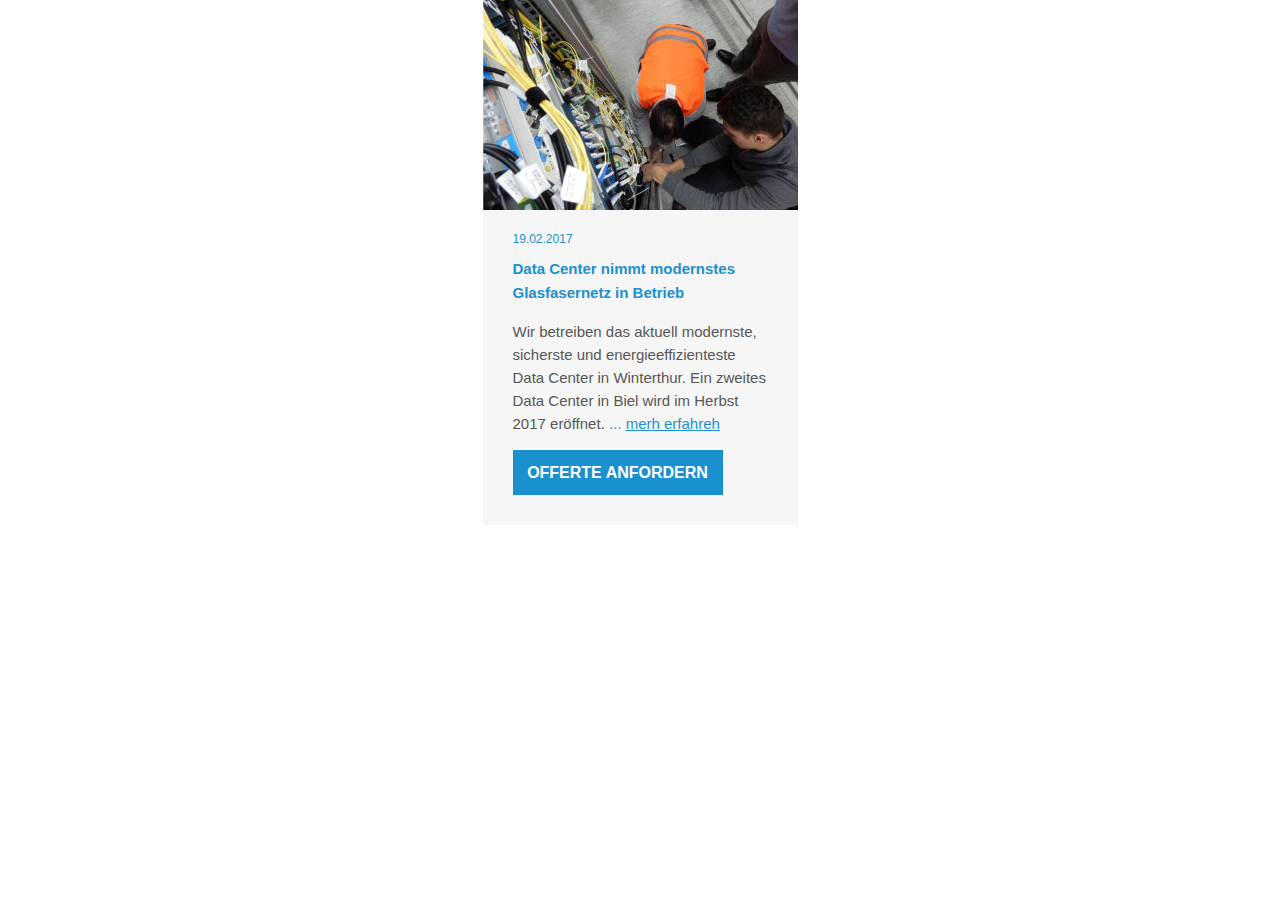
<file: Homework 1 Plisko/index.html>
<!DOCTYPE html>
<html>
<head>
	<meta charset="utf-8">
	<title>Homework 1</title>
	<link media="all" rel="stylesheet" href="css/main.css">
</head>
<body>
	<div class="block">
	<img src="img/image.jpg">	
	<div class="block2">
	<time datetime="<2017 02 19>">19.02.2017</time>
  <h1> 
   Data Center nimmt modernstes Glasfasernetz in Betrieb
  </h1>
   <p>Wir betreiben das aktuell modernste, sicherste und energieeffizienteste Data Center in Winterthur. Ein zweites Data Center in Biel wird im Herbst 2017 eröffnet. <span>...</span>  <a href="#" class="link">merh erfahreh</a></p>
   <a href="#" class="button">OFFERTE ANFORDERN</a>

        </div>
	</div>


</body>
</html>
</file>
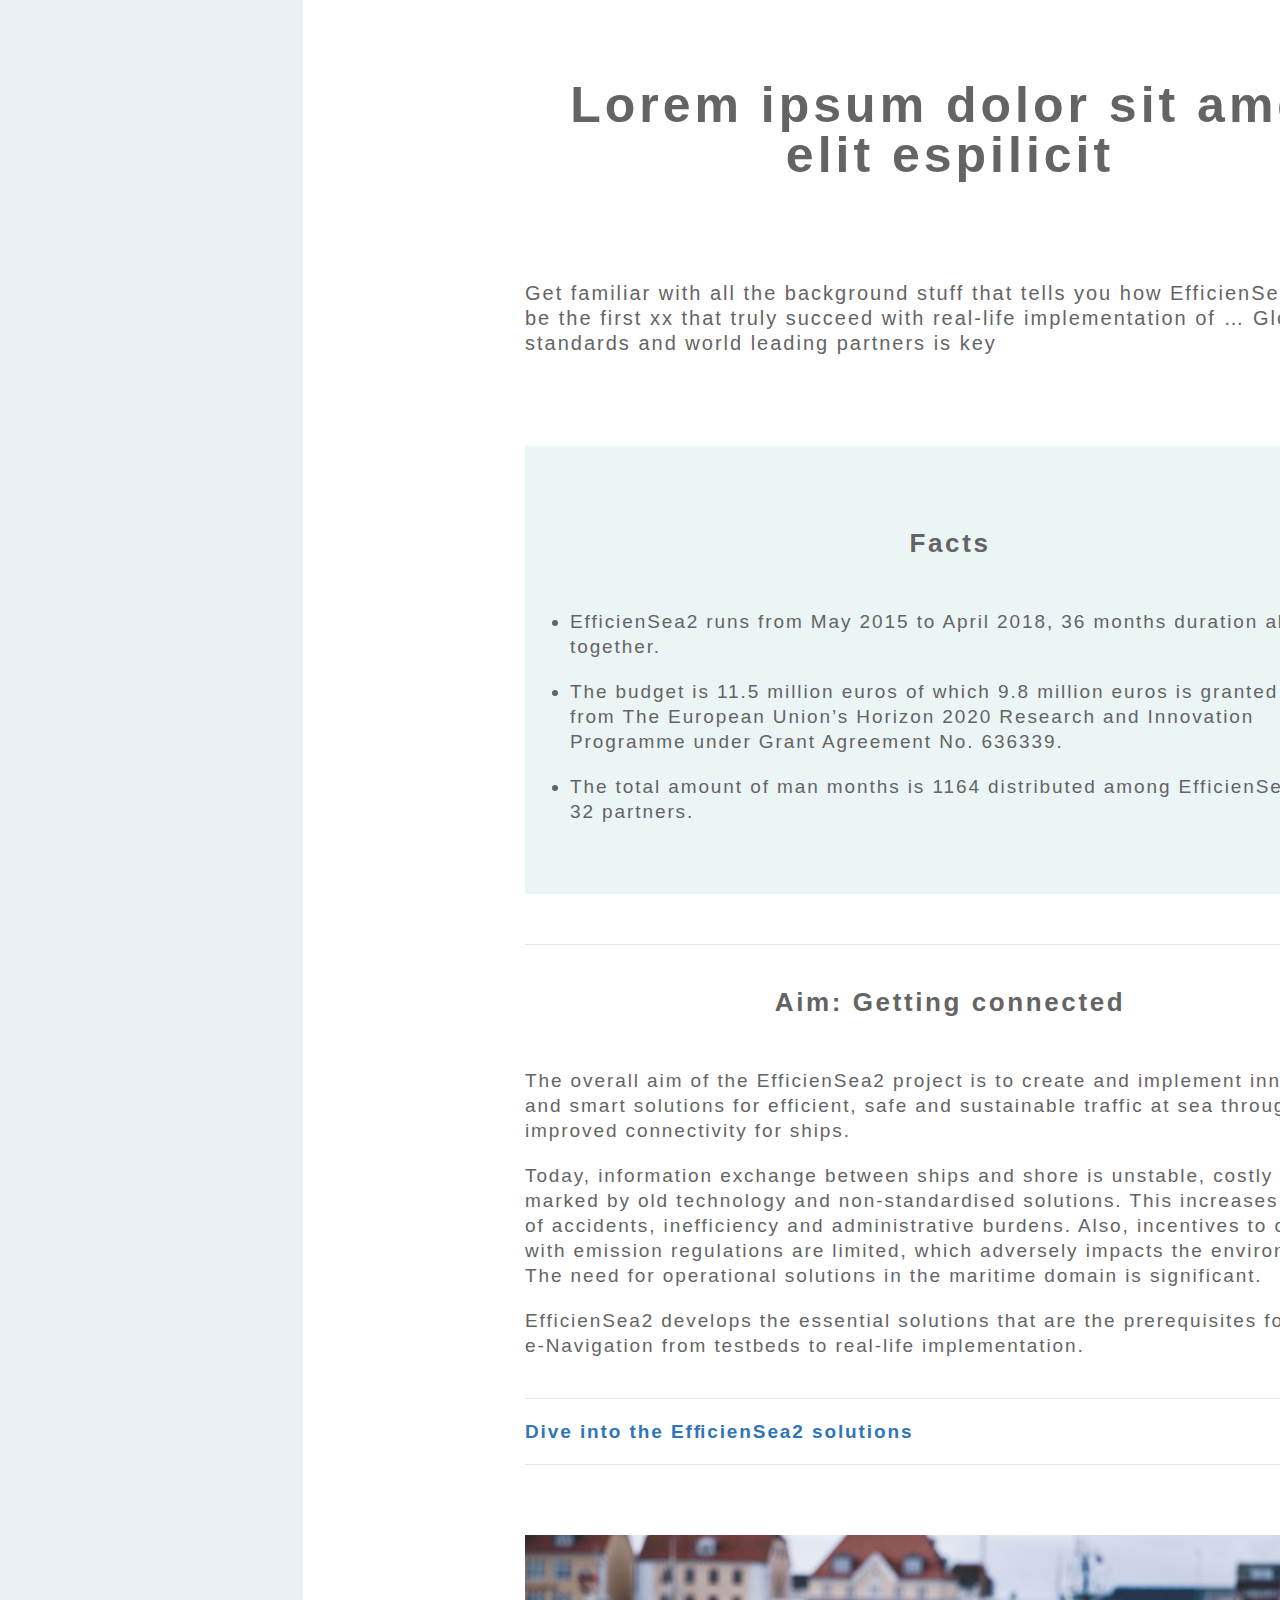
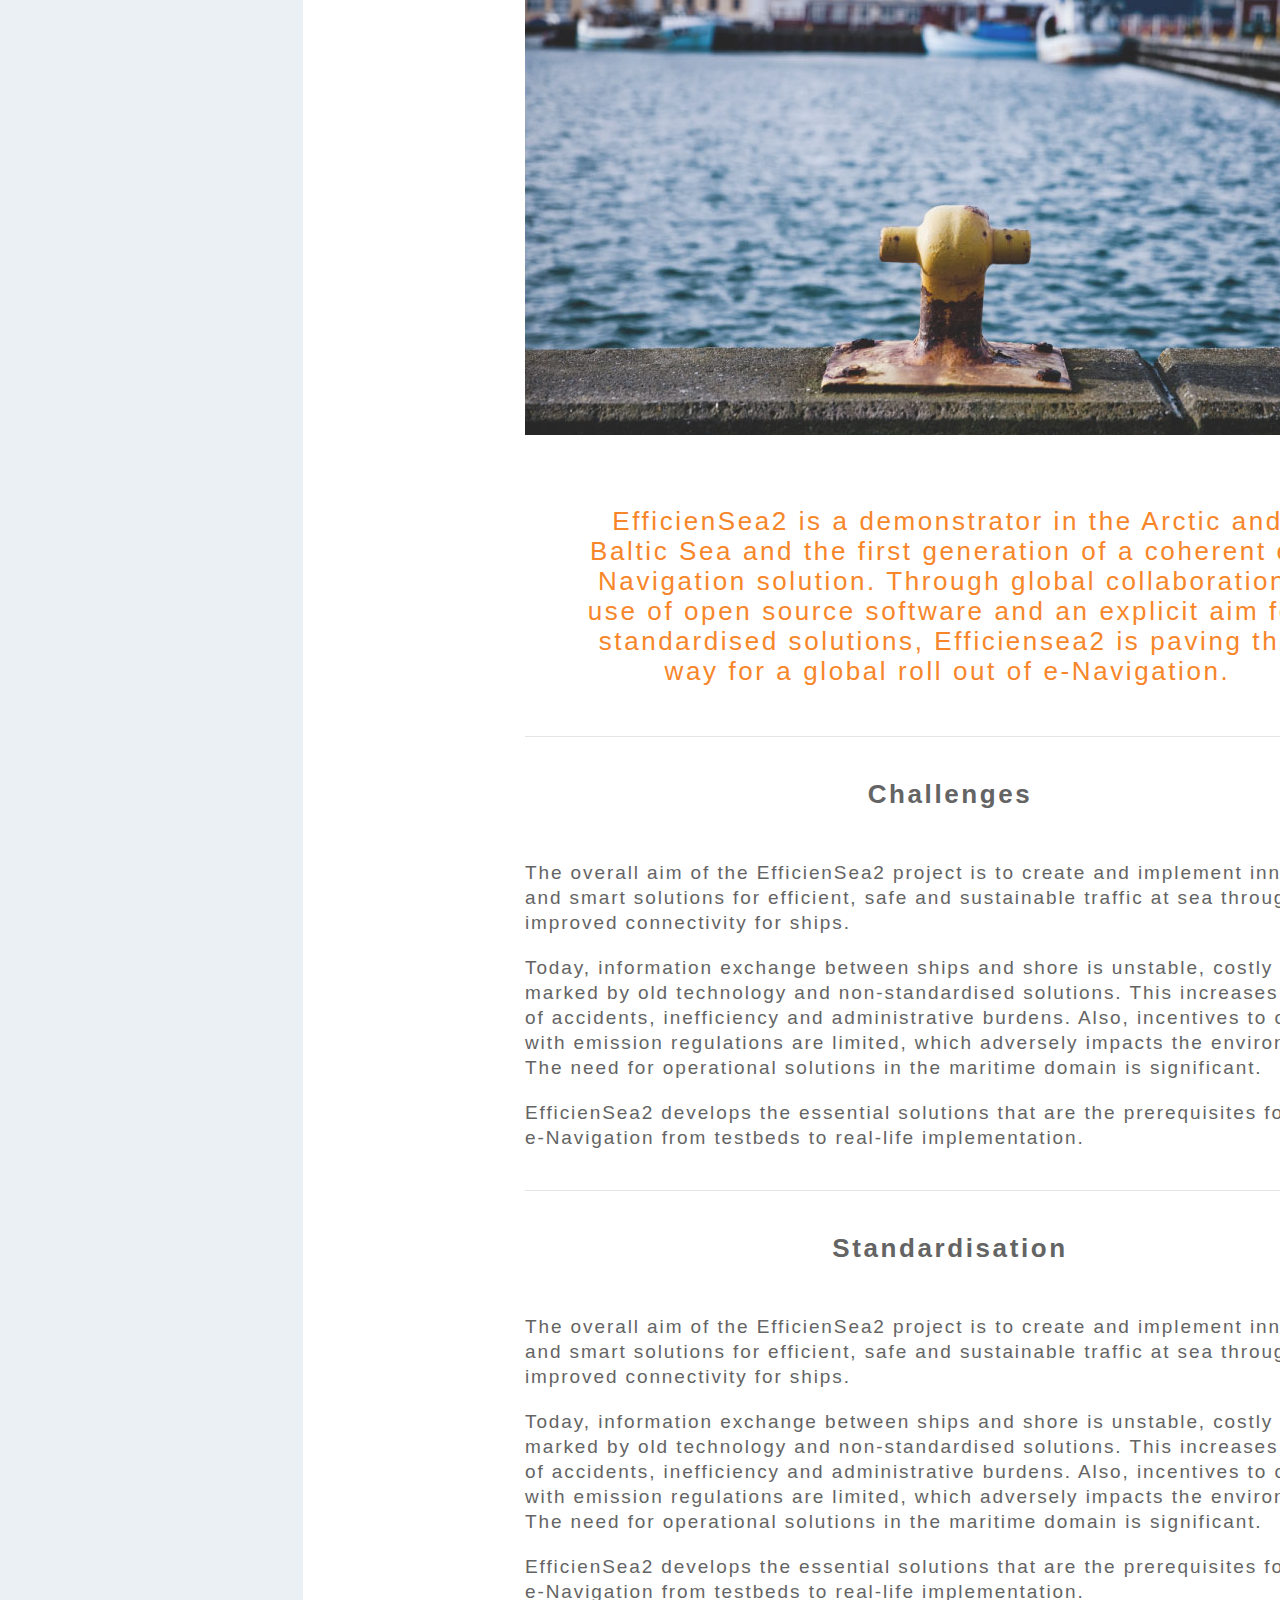
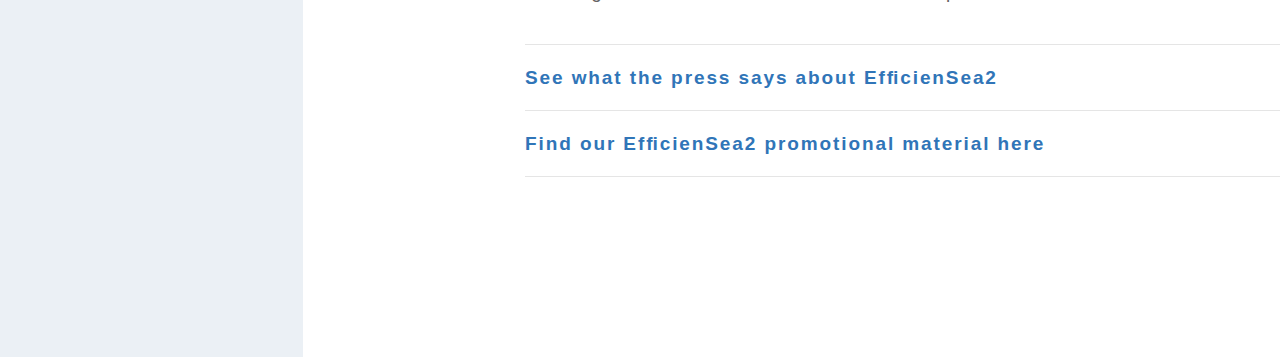
<file: Homework 2 Plisko/index.html>
<!DOCTYPE html>
<html lang="en">
<head>
	<meta charset="utf-8">
	<title>Homework 2</title>
	<link media="all" rel="stylesheet" href="css/main.css">
</head>
<body>
	<div class="big_container">
     <div class="white_container">
     	   <div class="text_container">
		
     	   	<header>    
     	   		<h1>
     	   			Lorem ipsum dolor sit amet elit espilicit	
     	   		</h1>

     	   		<p class="first_text">
     	   			Get familiar with all the background stuff that tells you how EfficienSea2 will be the first xx that truly succeed with real-life implementation of … Global standards and world leading partners is key 
     	   		</p>
     	   	</header>


     	   	<section class="fone_block" >
     	   		<h2>Facts</h2>
     	   		<ul>
     	   			<li>EfficienSea2 runs from May 2015 to April 2018, 36 months duration all together.</li>
     	   			<li>The budget is 11.5 million euros of which 9.8 million euros is granted from The European Union’s Horizon 2020 Research and Innovation Programme under Grant Agreement No. 636339.</li>
     	   			<li>The total amount of man months is 1164 distributed among EfficienSea2’s 32 partners.</li>
     	   		</ul>
     	   	</section>
     	   	<hr class="
     	   	horizontal_line">
     	   	<section>
     	   		<h2>Aim: Getting connected</h2>
     	   		<p>The overall aim of the EfficienSea2 project is to create and implement innovative and smart solutions for efficient, safe and sustainable traffic at sea through improved connectivity for ships.</p>
     	   		<p>Today, information exchange between ships and shore is unstable, costly and marked by old technology and non-standardised solutions. This increases the risk of accidents, inefficiency and administrative burdens. Also, incentives to comply with emission regulations are limited, which adversely impacts the environment. The need for operational solutions in the maritime domain is significant.</p>
     	   		<p>EfficienSea2 develops the essential solutions that are the prerequisites for taking e-Navigation from testbeds to real-life implementation.</p>

     	   		<hr>
     	   		<a href="#" class="blue_text">Dive into the EfﬁcienSea2 solutions</a>

     	   	</section><hr>


     	   	<div> <img src="img/image.jpg" alt="Pier for boats" >
     	   		<p class="orange_text" >EfficienSea2 is a demonstrator in the Arctic and Baltic Sea and the first generation of a coherent e-Navigation solution. Through global collaboration, use of open source software and an explicit aim for standardised solutions, Efficiensea2 is paving the way for a global roll out of e-Navigation.</p>
     	   	</div><hr>


     	   	<section>
     	   		<h2>Challenges</h2>
     	   		<p>The overall aim of the EfficienSea2 project is to create and implement innovative and smart solutions for efficient, safe and sustainable traffic at sea through improved connectivity for ships.</p>
     	   		<p>Today, information exchange between ships and shore is unstable, costly and marked by old technology and non-standardised solutions. This increases the risk of accidents, inefficiency and administrative burdens. Also, incentives to comply with emission regulations are limited, which adversely impacts the environment. The need for operational solutions in the maritime domain is significant.</p>
     	   		<p>EfficienSea2 develops the essential solutions that are the prerequisites for taking e-Navigation from testbeds to real-life implementation.</p>
     	   	</section><hr>

     	   	<section>	
     	   		<h2>Standardisation</h2>
     	   		<p>The overall aim of the EfficienSea2 project is to create and implement innovative and smart solutions for efficient, safe and sustainable traffic at sea through improved connectivity for ships.</p>
     	   		<p>Today, information exchange between ships and shore is unstable, costly and marked by old technology and non-standardised solutions. This increases the risk of accidents, inefficiency and administrative burdens. Also, incentives to comply with emission regulations are limited, which adversely impacts the environment. The need for operational solutions in the maritime domain is significant.</p>
     	   		<p>EfficienSea2 develops the essential solutions that are the prerequisites for taking e-Navigation from testbeds to real-life implementation.</p>
     	   	</section>

     	   	<footer>
     	   		<hr><a href="#" class="blue_text">See what the press says about EfﬁcienSea2</a><hr>
     	   		<a href="#" class="blue_text">Find our EfﬁcienSea2 promotional material here</a><hr>
     </footer>
            </div>
                  </div> 
                       </div>
</body>
</html>
</file>
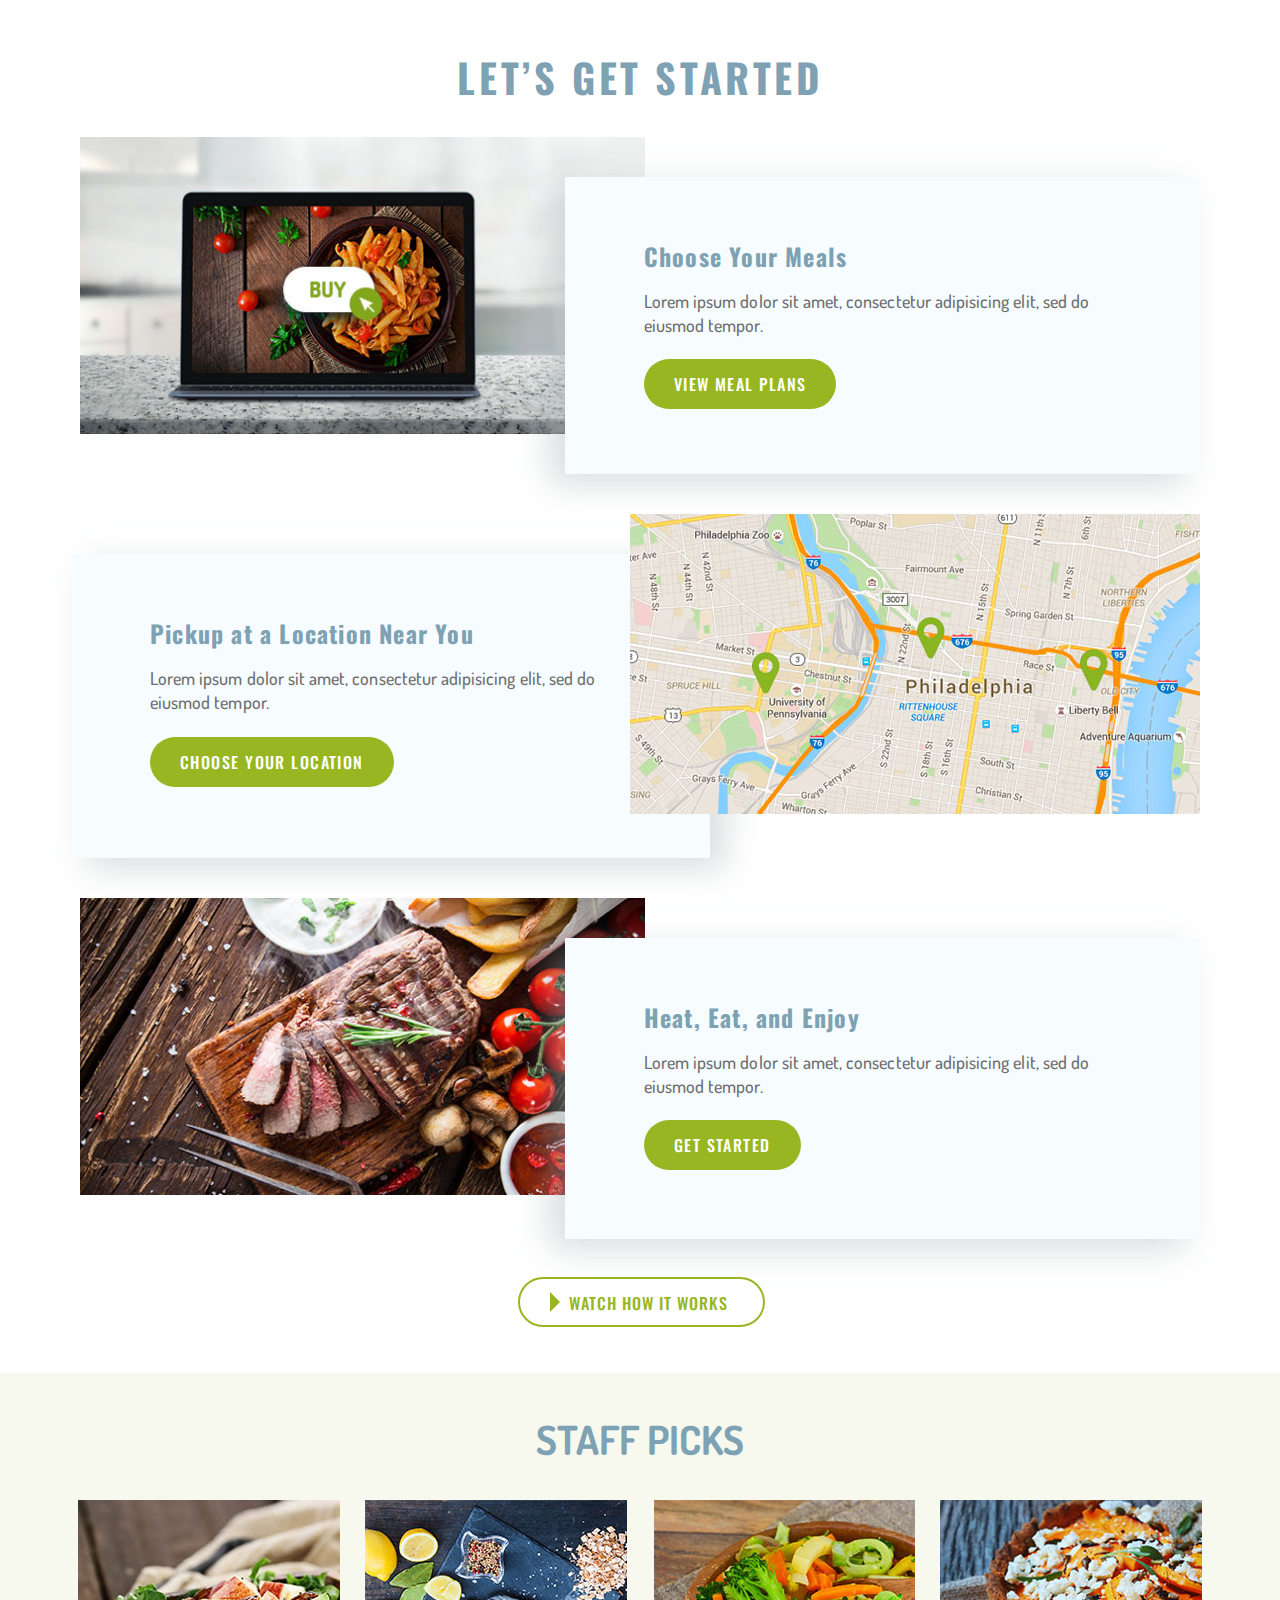
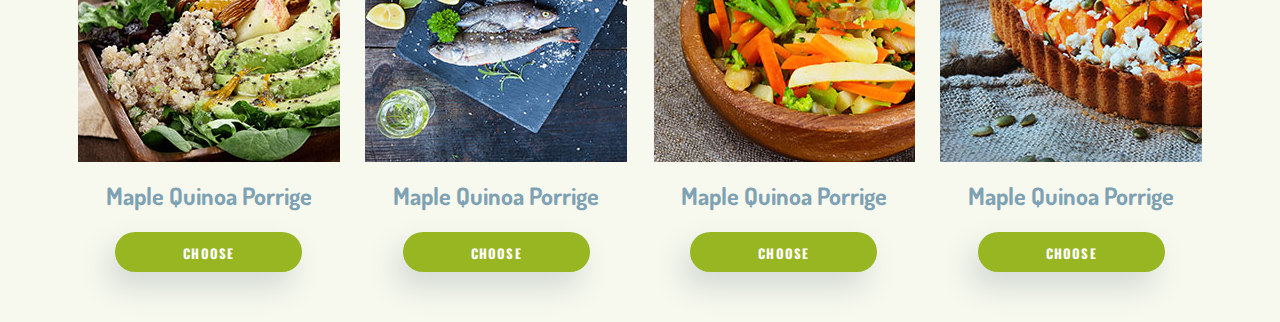
<file: Homework 4 Plisko/index.html>
<!DOCTYPE html>
   <html lang="en">
   <head>
      <meta name="viewport" content="width=device-width, initial-scale=1">
      <meta charset="utf-8">
      <title>Homework 4</title>
      <link rel="stylesheet" href="css/normalize.css">
      <link media="all" rel="stylesheet" href="css/main.css">
      <link href="https://fonts.googleapis.com/css?family=Dosis:500,700" rel="stylesheet">
      <link href="https://fonts.googleapis.com/css?family=Oswald" rel="stylesheet">
   </head>
   <body>
     <div class="main">
      <h1>Let’s Get Started</h1>
      <div class="mainly">
         <div class="container">
            <div class="img_content">
               <img src="img/grid-image-1.jpg" alt="bay">       
            </div>
            <div class="block_text">
             <h2>Choose Your Meals</h2>
             <p>Lorem ipsum dolor sit amet, consectetur adipisicing elit, sed do eiusmod tempor.</p>
             <a href="#" class="green_button">View meal plans</a>
          </div>
       </div>
       <div class="container reverse">
         <div>
            <img src="img/grid-image-2.jpg" alt="map">
         </div>
         <div class="block_text revers">
            <h2>Pickup at a Location Near You</h2>
            <p>Lorem ipsum dolor sit amet, consectetur adipisicing elit, sed do eiusmod tempor.</p>
            <a href="#" class="green_button">Choose your Location</a>
         </div>
      </div>

      <div class="container">
         <div>
            <img src="img/grid-image-3.jpg" alt="meat">
         </div>
         <div class="block_text">
            <h2>Heat, Eat, and Enjoy</h2>
            <p>Lorem ipsum dolor sit amet, consectetur adipisicing elit, sed do eiusmod tempor.</p>
            <a href="#" class="green_button">Get Started</a>
         </div>
      </div>
   </div>  
   <a href="#" class="white_button">Watch How it works</a>
   <div class="food_list">
      <h3>Staff picks</h3>
      <div class="bottom_container">
         <div class="food_menu">
            <div class="bottom_pictures">
               <span class="text_img">Quinoa, Grapeseed Oil, Almond Meal, Apples, Pea Protein, Cocount milk</span>
               <img src="img/grid-image-5.jpg" alt="salad">
            </div>
            <div>
               <h4>Maple Quinoa Porrige</h4>
               <a href="#" class="bottom_btn">choose </a>
            </div>  
         </div>

         <div class="food_menu">
            <div class="bottom_pictures">
               <span>Quinoa, Grapeseed Oil, Almond Meal, Apples, Pea Protein, Cocount milk</span>
               <img src="img/grid-image-4.jpg" alt="fish">
            </div>
            <div>
               <h4>Maple Quinoa Porrige</h4>
               <a href="#" class="bottom_btn">choose</a>
            </div>  
         </div>
         <div class="food_menu">
            <div class="bottom_pictures">
               <span>Quinoa, Grapeseed Oil, Almond Meal, Apples, Pea Protein, Cocount milk</span>
               <img src="img/grid-image-6.jpg" alt="dish">
            </div>
            <div>
               <h4>Maple Quinoa Porrige</h4>
               <a href="#" class="bottom_btn">choose</a>
            </div>  
         </div>

         <div class="food_menu">
            <div class="bottom_pictures">
               <span>Quinoa, Grapeseed Oil, Almond Meal, Apples, Pea Protein, Cocount milk</span>
               <img src="img/grid-image-7.jpg" alt="dessert">
            </div>
            <div>
               <h4>Maple Quinoa Porrige</h4>
               <a href="#" class="bottom_btn">choose</a>
               </div>  
            </div>
         </div>
      </div>
   </div>   
   </body>
   </html>
</file>
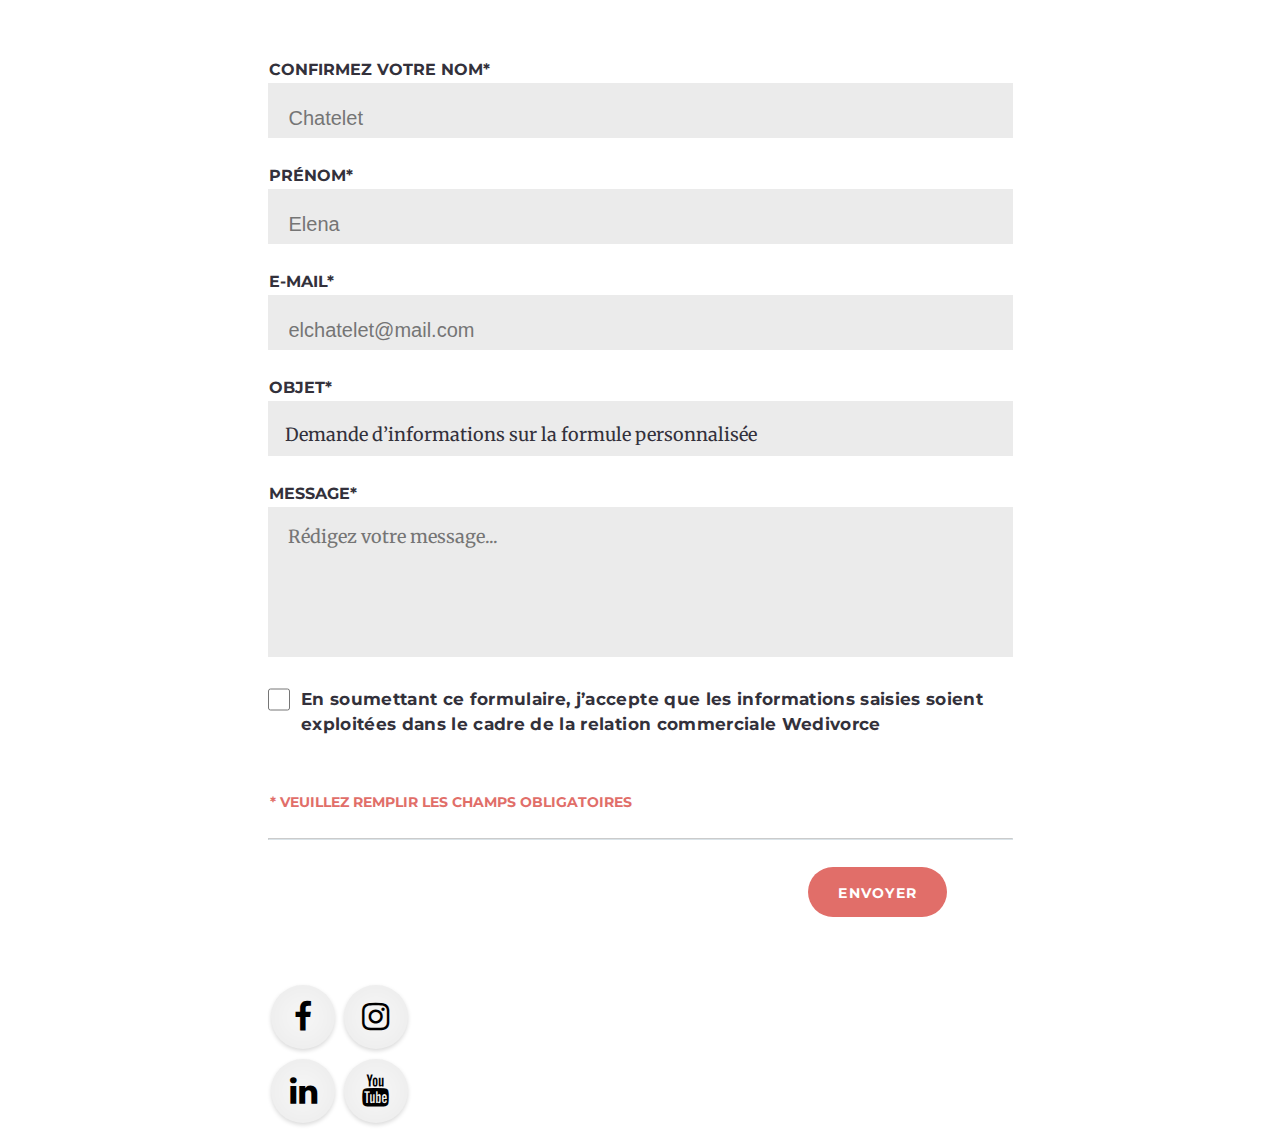
<file: Homework 5 Plisko/index.html>
<!DOCTYPE html>
   <html lang="en">
   <head>
    <meta name="viewport" content="width=device-width, initial-scale=1">
    <meta charset="utf-8">
    <title>Homework 5</title>
    <link rel="stylesheet" href="css/normalize.css">
    <link media="all" rel="stylesheet" href="css/main.css">
    <link href="https://fonts.googleapis.com/css?family=Montserrat" rel="stylesheet">
    <link href="https://fonts.googleapis.com/css?family=Merriweather" rel="stylesheet">
    <link rel="stylesheet" href="font-awesome/css/font-awesome.min.css">
  </head>
  <body>
    <div class="main">
     <form> 
      <div class="page_wapper">    
       <label for="text" >Confirmez votre Nom*</label>
       <input type="text" id="text" placeholder="Chatelet">
       <label for="name" >Prénom*</label>
       <input type="text" id="name" placeholder="Elena">
       <label for="email" >e-mail*</label>
       <input type="email" id="email" placeholder="elchatelet@mail.com">
       <label for="objet">Objet*</label>
       <select id="objet">
        <option>Demande d’informations sur la formule personnalisée</option>
      </select>
      <label for="message">Message*</label>
      <textarea rows="6" id="message" cols="40" name="text" placeholder="Rédigez votre message..."></textarea>
      <div class="check">
        <input type="checkbox" id="check">
        <label for="check" class="check">En soumettant ce formulaire, j’accepte que les informations saisies
        soient exploitées dans le cadre de la relation commerciale Wedivorce</label>
      </div>
      <span class="color_text">* Veuillez remplir les Champs obligatoires</span>
    </div>
    <hr>
    <button type="submit" class="btn">Envoyer</button>

  </form>
  <div class="flexbox">
    <div class="social facebook">
      <a href="#" target="_blank"><i class="fa fa-facebook fa-2x"></i></a>    
    </div>
    <div class="social instagram">
      <a href="#" target="_blank"><i class="fa fa-instagram fa-2x"></i></a>
    </div>
    <div class="social linkedin">
      <a href="#" target="_blank"><i class="fa fa-linkedin fa-2x"></i></a>
    </div>
    <div class="social youtube">
      <a href="#" target="_blank"><i class="fa fa-youtube fa-2x"></i></a>
    </div>
  </div>
 </div>
</body>
</html>
</file>
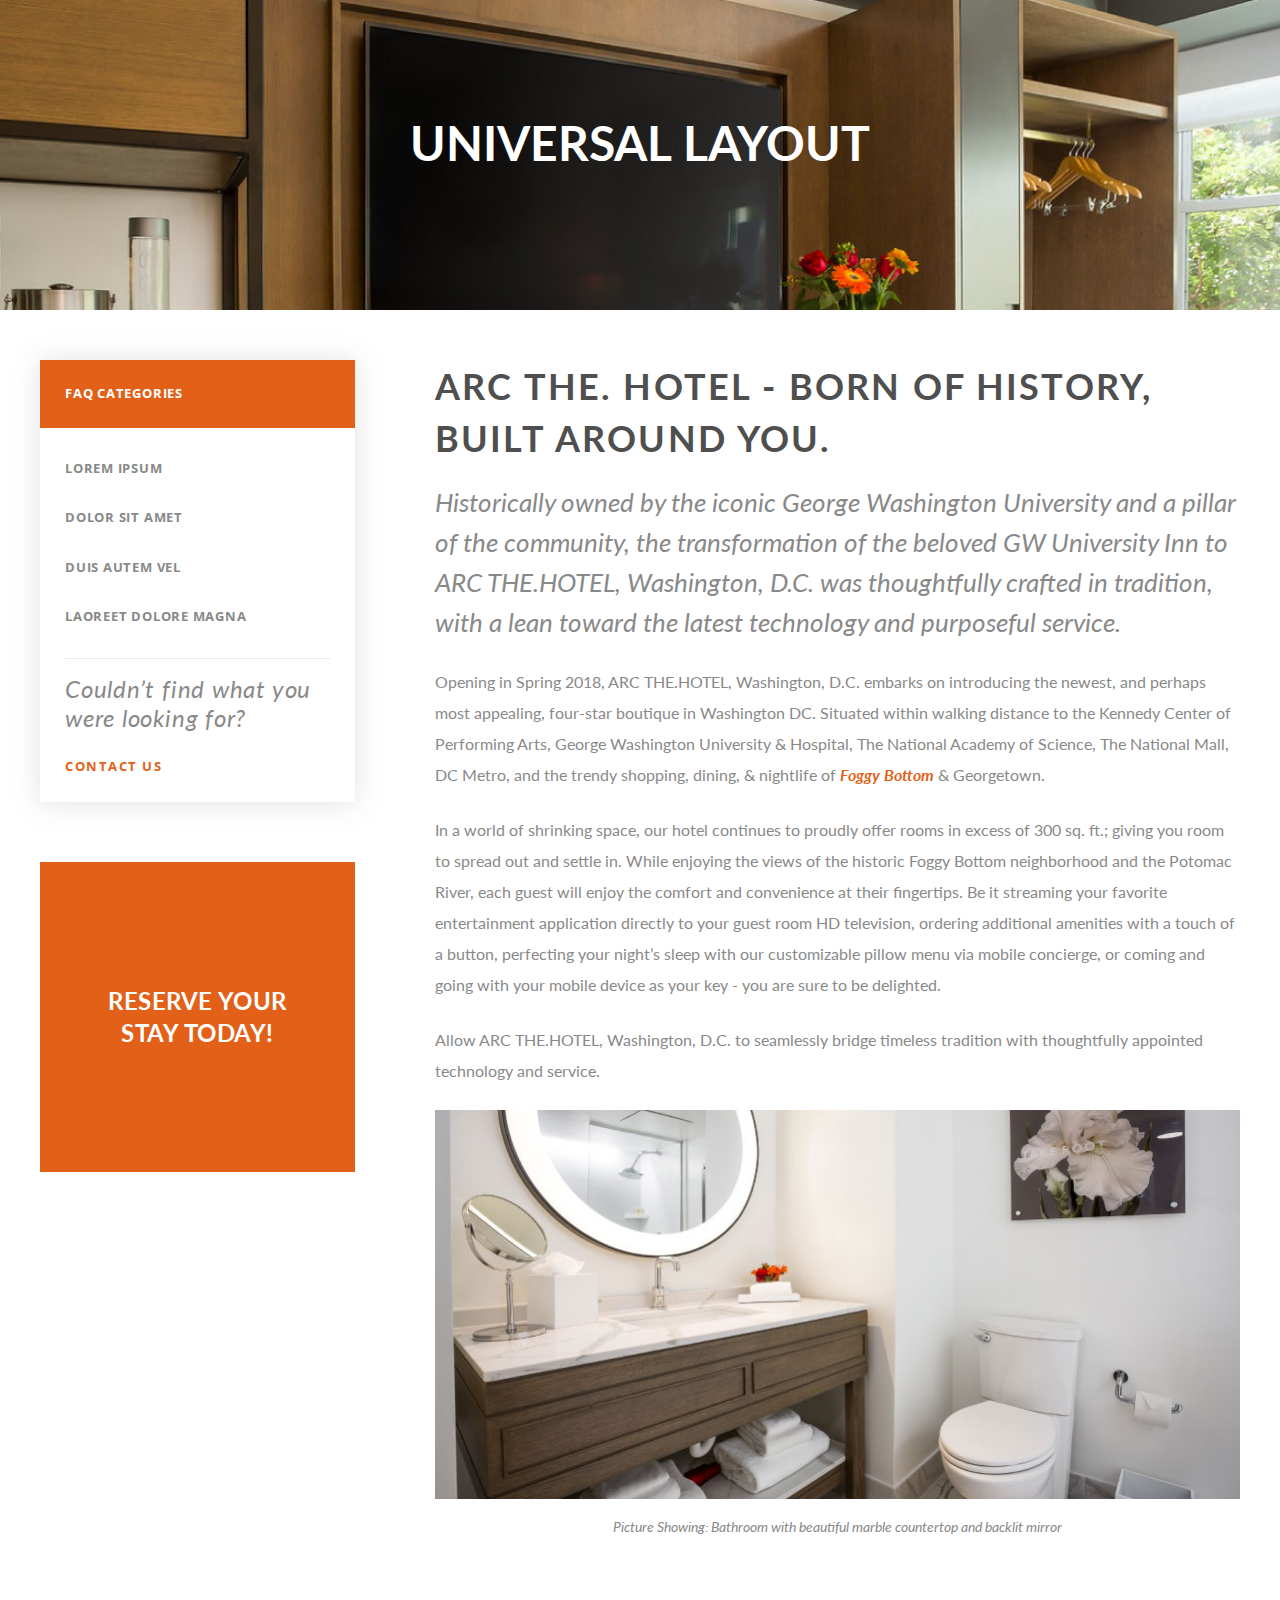
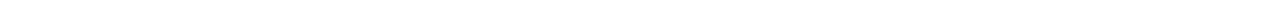
<file: homework4class_version/index.html>
<!DOCTYPE html>
<html lang="en">
<head>
	<meta charset="utf-8">
    <meta http-equiv="x-ua-compatible" content="ie=edge">
	<title>Homework 3</title>
    <link href="https://fonts.googleapis.com/css?family=Lato:400,400i,700,700i%7cOpen+Sans:700" rel="stylesheet">
	<link media="all" rel="stylesheet" href="css/main.css">
</head>
<body>
	<div class="page-wrapper">
		<main>
			<div class="banner" style="background-image: url('images/banner-image-1.jpg')">
				<div class="container">
					<h1>Universal layout</h1>
				</div>
			</div>
			<div class="container white-container">
				<section class="content-section">
					<div class="content">
						<div class="content-header">
							<h2>ARC THE. HOTEL - Born of history, built around you. </h2>
							<p>Historically owned by the iconic George Washington University and a pillar of the community, the transformation of the beloved GW University Inn to ARC THE.HOTEL, Washington, D.C. was thoughtfully crafted in tradition, with a lean toward the latest technology and purposeful service. </p>
						</div>
						<p>Opening in Spring 2018, ARC THE.HOTEL, Washington, D.C. embarks on introducing the newest, and perhaps most appealing, four-star boutique in Washington DC. Situated within walking distance to the Kennedy Center of Performing Arts, George Washington University &amp; Hospital, The National Academy of Science, The National Mall, DC Metro, and the trendy shopping, dining, &amp; nightlife of <a href="#">Foggy Bottom</a> &amp; Georgetown.</p>
						<p>In a world of shrinking space, our hotel continues to proudly offer rooms in excess of 300 sq. ft.; giving you room to spread out and settle in. While enjoying the views of the historic Foggy Bottom neighborhood and the Potomac River, each guest will enjoy the comfort and convenience at their fingertips.  Be it streaming your favorite entertainment application directly to your guest room HD television, ordering additional amenities with a touch of a button, perfecting your night’s sleep with our customizable pillow menu via mobile concierge, or coming and going with your mobile device as your key - you are sure to be delighted.</p>
						<p>Allow ARC THE.HOTEL, Washington, D.C. to seamlessly bridge timeless tradition with thoughtfully appointed technology and service.</p>
						<p>
							<figure class="fullwidth-image">
								<img src="images/content-image-1.jpg" alt="image description">
								<figcaption>Picture Showing: Bathroom with beautiful marble countertop and backlit mirror</figcaption>
							</figure>
						</p>
					</div>
					<aside class="sidebar">
						<div class="panel">
							<div class="panel-header">
								<strong class="title">FAQ CATEGORIES</strong>
							</div>
							<ul class="sidebar-menu">
								<li>
									<a href="#">LOreM ipsum</a>
								</li>
								<li>
									<a href="#">Dolor Sit Amet</a>
								</li>
								<li>
									<a href="#">Duis Autem Vel</a>
								</li>
								<li>
									<a href="#">Laoreet Dolore Magna</a>
								</li>
							</ul>
							<hr>
							<p>
								<span class="highlight-text">Couldn’t find what you were looking for?</span>
							</p>
							<a href="#" class="link">CONTACT US</a>
						</div>
						<div class="cta-block">
							<a href="#" class="cta-btn">RESERVE YOUR STAY TODAY!</a>
						</div>
					</aside>
				</section>
			</div>
		</main>
	</div>
</body>
</html>
</file>
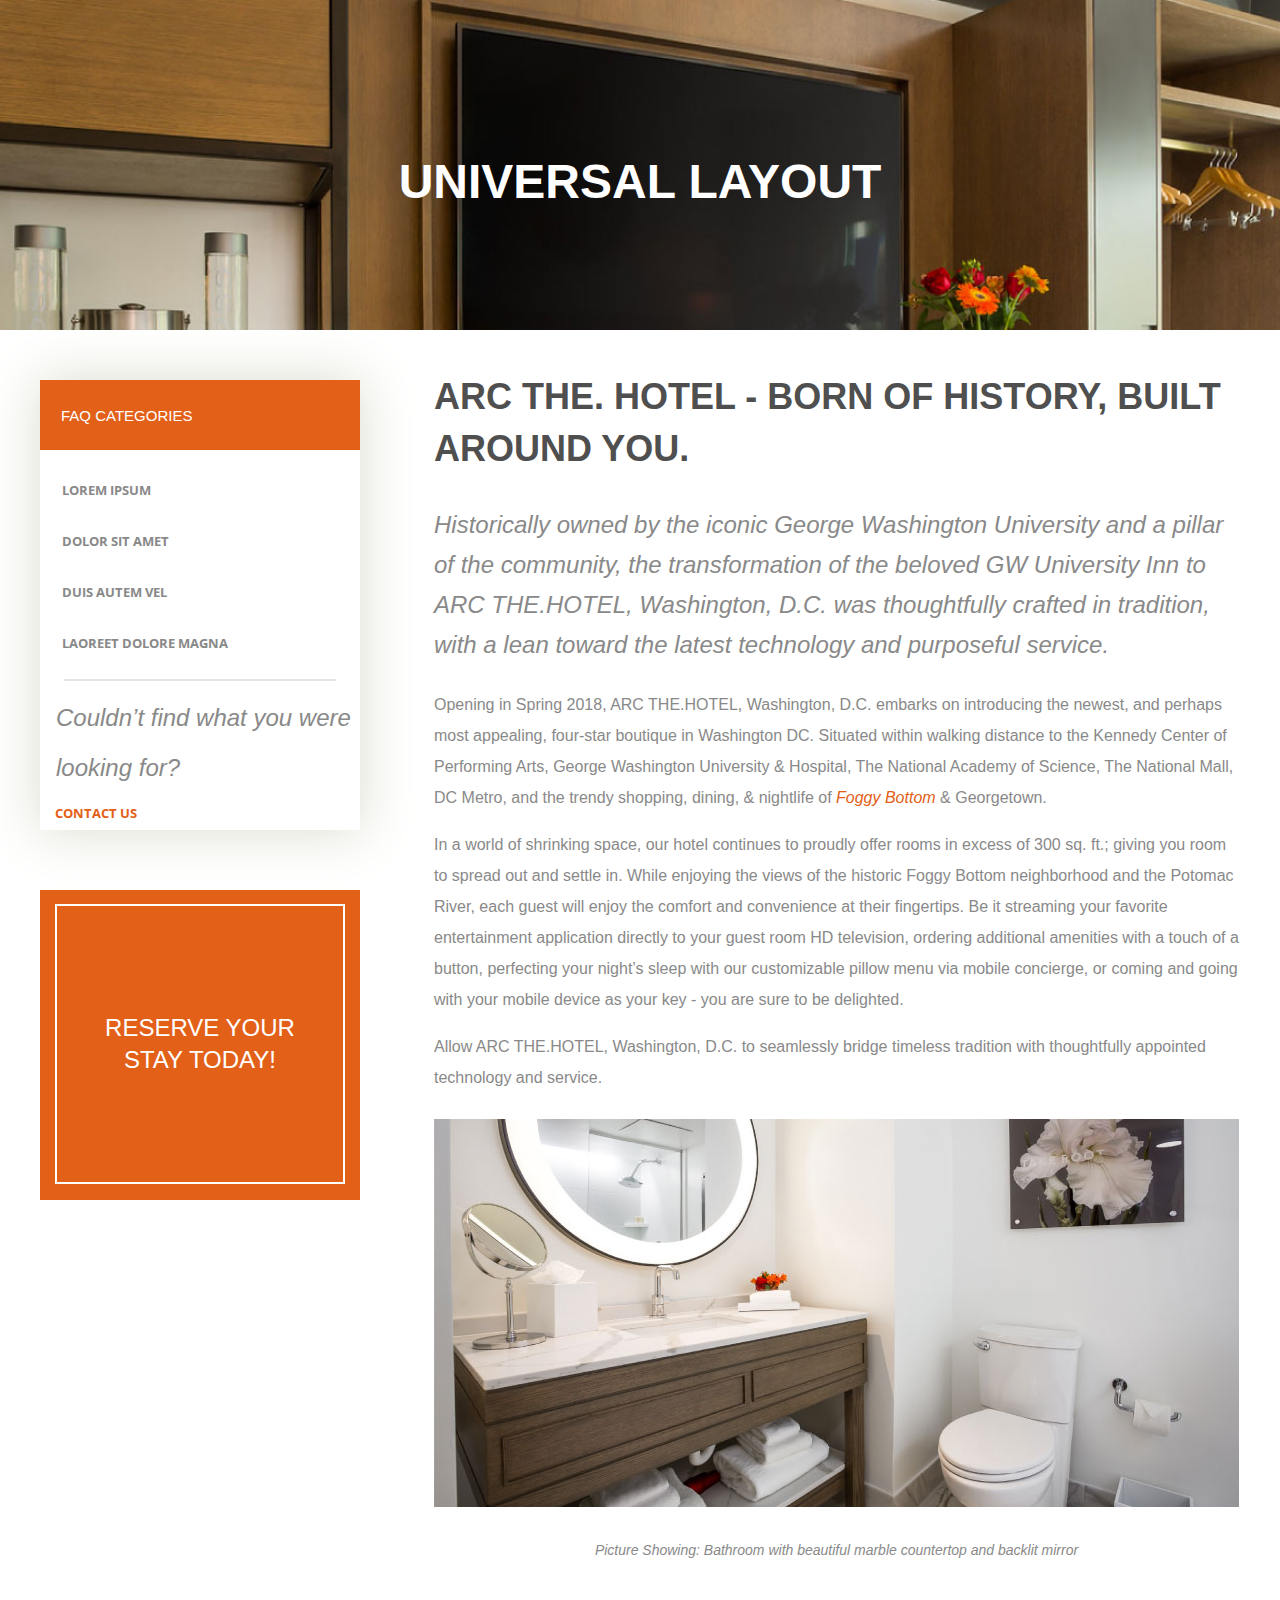
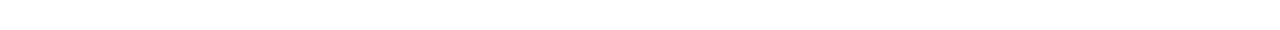
<file: Homework 3 Plisko/Homework 3 Plisko/index.html>
<!DOCTYPE html>
<html lang="en">
<head>
	<meta charset="utf-8">
	<title>Homework 3</title>
	<link media="all" rel="stylesheet" href="css/main.css">
  <link rel="stylesheet" href="css/normalize.css">
  <link href="https://fonts.googleapis.com/css?family=Open+Sans" rel="stylesheet">
</head>
<body>
	<div class="banner">
    <h1>UNIVERSAL LAYOUT</h1>
    
  </div>
  <div class="content">
   <div class="sidebar">
    <div class="panel">
      <ul >
        <span class="first_menu">FAQ CATEGORIES</span>
        <li><a href="#">LOreM ipsum</a></li>
        <li><a href="#">Dolor Sit Amet</a></li>
        <li><a href="#">Duis Autem Vel</a></li>
        <li><a href="#">Laoreet Dolore Magna</a></li><hr>
        <li><span >Couldn’t find what you were looking for?</span><li>
         <a href="#" id="contact_us">CONTACT US</a>
       </ul>
    </div>
    <div class="button">
     <div class="border_button">
    <a href="">RESERVE YOUR STAY TODAY!</a>
   </div>	
 </div>
</div>
 <div class="main">
   <h2>	ARC THE. HOTEL - Born of history, built around you.</h2>
      <p >Historically owned by the iconic George Washington University and a pillar of the community, the transformation of the beloved GW University Inn to ARC THE.HOTEL, Washington, D.C. was thoughtfully crafted in tradition, with a lean toward the latest technology and purposeful service. <p>
      <p>Opening in Spring 2018, ARC THE.HOTEL, Washington, D.C. embarks on introducing the newest, and perhaps most appealing, four-star boutique in Washington DC. Situated within walking distance to the Kennedy Center of Performing Arts, George Washington University & Hospital, The National Academy of Science, The National Mall, DC Metro, and the trendy shopping, dining, & nightlife of <i>Foggy Bottom</i> & Georgetown.</p>
      <p>In a world of shrinking space, our hotel continues to proudly offer rooms in excess of 300 sq. ft.; giving you room to spread out and settle in. While enjoying the views of the historic Foggy Bottom neighborhood and the Potomac River, each guest will enjoy the comfort and convenience at their fingertips.  Be it streaming your favorite entertainment application directly to your guest room HD television, ordering additional amenities with a touch of a button, perfecting your night’s sleep with our customizable pillow menu via mobile concierge, or coming and going with your mobile device as your key - you are sure to be delighted.</p> 
      <p>Allow ARC THE.HOTEL, Washington, D.C. to seamlessly bridge timeless tradition with thoughtfully appointed technology and service.</p>
      <div class="last_paragraph"> 	
       <img src="img/image-1.jpg" alt="bathroom">
        <p>Picture Showing: Bathroom with beautiful marble countertop and backlit mirror<p></div>
           </div>
          </div>
         </div>
    </body>
</html>
</file>
<file: Homework 1 Plisko/css/main.css>
body {
	padding: 0;
	margin: 0;
	font-family: Arial; 
}

.block {
	width: 315px; 
	margin: 0 auto;
}


.block2 {
	background: #f6f6f6; 
	padding: 30px;
	margin-top: -15px;
}


time {
	font-size: 12px;
	color: #1b90cf; 
}

h1 {
	font-size: 15px;
	line-height: 24px;
	color: #1b90cf; 
	font-weight: 700;
}

p {
	font-size: 15px;
	line-height: 23px;
	color: #575756; 
}

.link, span {
	color: #1b90cf;
}

.button{
	width: 210px;
	height: 45px;
	display: block;
	font-weight: 700;
	color: #ffffff;
	background: #1b90cf;
	text-decoration: none;
	text-align: center; 
	line-height: 45px;
}
</file>
<file: Homework 2 Plisko/css/main.css>
* { 
	box-sizing: border-box;
	padding: 0;
	margin: 0;
	font-family: Open Sans, sans-serif; 
	color: #646464;
	line-height: 25px;  
	letter-spacing: 0.1em;
	font-size: 19px;
}

.big_container {
	width: 1900px;
	background: #ebf0f5;
} 


.white_container {
	width: 1294px;
	background-color: #ffffff;
	margin: 0 auto;
}

.text_container {
	width: 850px;
	margin: 0 auto;
	padding: 80px 0 160px ;
}

h1{
	font-size: 50px;
	color: #646464;
	text-align: center;
	padding-bottom: 101px;
	line-height: 50px;
	letter-spacing: 0.08em;
	text-align: center;
}

.first_text {
	font-size: 20px;
	padding-bottom: 90px;
}

.fone_block {
	font-size: 16px;
	background-color: #ebf5f5;
	padding: 40px 45px 50px;
	margin-bottom: 50px;
}

h2 {
	font-size: 26px;
	text-align: center;
	margin: 45px 0 53px 0;
	
} 

.orange_text {
	font-size: 26px;
	color: #f7862a;
	text-align: center;
	margin: 65px 60px 30px 55px;
	line-height: 30px;
}

hr { 	
  border-color: #e5e5e5;
	background-color:  #e5e5e5;
	margin: 20px 0 20px;
	height: 0.05em;
	border: 0;
}


.blue_text {
	font-size: 19px;
	font-weight: 900;
	color: #3075b8; 
}

p, li  {
	padding-bottom: 20px;
}

a { 
	text-decoration: none;
}
img {
	margin-top: 50px;
}
</file>
<file: Homework 4 Plisko/css/main.css>
* { 
	box-sizing: border-box;
	
}
body { 
  color: #6d6d6d;
  font-family: 'Dosis', sans-serif;
  font-weight: 500;
}

.main {
  max-width: 1300px;
  margin: 0 auto;
  min-width: 800px;
  background-color: #ffffff;
  padding-top: 25px;
}

h1{
 font-size: 40px; 
 line-height: 50px;
 color: #7ea2b3;
 text-transform: uppercase;
 text-align: center;
 letter-spacing: 0.09em;
}

h2 {
  font-size: 24px; 
  line-height: 30px;
  color: #7ea2b3;
  letter-spacing: 0.05em;
  margin: 0;
  padding-top: 4%;
}


.mainly {
  padding: 8px 80px;
  display: flex;
  flex-direction: column;
}


.container {
  display: flex;
  flex-direction: row;
  margin-bottom: 80px;
 }

.container:nth-child(2) {
  display: flex;
  flex-direction: row-reverse;

}
.container:last-child {
  margin-bottom: 50px;
}

.img_content{   
  display: flex;
  align-items: stretch;
}


.container>.block_text {
    padding: 45px 7% 60px;
    margin: 40px 0 -40px -80px;
    width: 57%;
  box-shadow: -15px 10px 32px #aeb7bb7a;
  background: #f6fcff;
  
}
.block_text> p {
  letter-spacing: 0.05px;
  font-size: 18px;
  line-height: 24px;
  padding-bottom: 1%;
}


.reverse {
flex-direction: row-reverse;
}

.green_button {
  text-decoration: none;
  display: inline-block;
  height: 50px;
  background: #97b621;
  padding: 14px 30px;
  font-size: 16px;
  line-height: 22px;
  text-transform: uppercase;
  color: #fff;
  border-radius: 25px;
  letter-spacing: 0.09em;


}

h1, h2, a {
  font-family: 'Oswald', sans-serif;
}


.white_button {
  text-decoration: none;
  display: inline-block;
  position: relative;
  left: 40.5%;
  top: 20px;
  height: 50px;
  background: #fff;
  padding: 13px 35px 0 49px;
  font-size: 16px;
  line-height: 22px;
  text-transform: uppercase;
  color: #97b621;
  border-radius: 25px;
  border: 2px solid #97b621;
  letter-spacing: 0.06em;
}


.white_button::before {
 content:"";
 border: 10px solid transparent;
 border-left: 10px solid ;
 width: 0;
 height: 0;
 position: absolute;
 left: 30px;
 bottom: 13px;
}

.bottom_container {
  display: flex;
  justify-content: space-around;
  padding: 1px 65px 50px;
}


.food_menu {
  text-align: center;

 
}

.bottom_btn {
  text-decoration: none;
  display: inline-block;
  height: 40px;
  background: #97b621;
  padding: 10px 68px;
  font-size: 13px;
  line-height: 22px;
  text-transform: uppercase;
  color: #fff;
  border-radius: 25px;
  letter-spacing: 0.09em;
  font-weight: bold;
  box-shadow: -8px 15px 29px #aeb7bb7a;
}


.food_list {
  background: #f7f9ee;
  margin-top: 66px;

}

h3  {
 font-size: 40px; 
 line-height: 50px;
 color: #7ea2b3;
 text-transform: uppercase;
 text-align: center;
 padding: 41px 0px 35px;
 margin: 0;
}

h4 {
 color: #7ea2b3;
 font-size: 24px; 
 line-height: 30px;
 margin: 6% 0 8%;
}

img {
  max-width: 100%;

}
.block_text {
  min-width: 50%;
}

.container:nth-child(2)> .block_text {
  margin-right: -80px;
  box-shadow: 15px 10px 32px #aeb7bb7a;
  min-width: 50%;
}
span{
  position: absolute;
  width: 100%;
  height: 100%;
  /*background: rgba(0,0,0,0.6);*//* Это я оставил для себя */
  background-color: #323f4c;
  opacity: 0.6;
  display: none;
  font-size: 18px;
  line-height: 35px;
  text-align: center;
  animation: fade 1.9s linear forwards;
  padding: 77px 27px;
}


.bottom_pictures {

  position: relative;
  display: inline-block;
}

.bottom_pictures:hover span{
  display: block;
  cursor: pointer;
  color: #fff;
}





@media (max-width: 850px) {
 

.mainly {
  padding: 0% 3% 0 3%;
  margin: 0;
}

main {
  min-width: 200px;
  padding: 0;
}

.white_button {
  margin-left: -4%;
}

.container:nth-child(2) {
  display: flex;
  flex-direction: column;
}

h1{
  padding-left: 7%;
}

.container>.block_text {
  background-color: #f6fcff;
  margin: 0;
  width: 100%;
  align-items: center;
  display: flex;
  flex-direction: column;
  text-align: center;
  height: 350px;

}
p {
  font-size: 34px;
  line-height: 24px;

}

.container{
  display: flex;
  flex-direction: column;
  margin-bottom: 4%;
      
}

img {
    width: 100%;
}


}

/*.img {
  display: block;
}*/
</file>
<file: Homework 5 Plisko/css/main.css>
* { 
	box-sizing: border-box;
	
}

.main {
	max-width: 745px;
	margin: 52px auto 0;
}

.page_wapper{
	display: flex;
	flex-direction: column;

}
input, select, textarea {
	background: #ebebeb;
	border: 0;
	

}

label:not([class="check"]) {
  text-transform: uppercase;
}

label {
  font-size: 16px;
	line-height: 25px;
	font-family: 'Montserrat',sans-serif;
	font-weight: bold;
	margin: 5px 1px 1px 1px;
	color: #33313b ; 

}

input {
	font-size: 20px;
	line-height: 25px;
	color: #33313b;
	height: 55px;
	padding: 16px 1px 1px 21px;
	font-family: 'Merriweather Regular', sans-serif;
	margin-bottom: 20px;
	
}

input[type="checkbox"] {
	display: inline-block;
	padding: 3px;
	width: 40px;
	height: 25px;
	margin-top: 10px;
	margin-right: 10px;
	cursor: pointer;
}

.btn {
  display: inline-block;
  height: 50px;
  background: #e16e69;
  padding: 14px 30px;
  font-size: 14px;
  line-height: 25px;
  text-transform: uppercase;
  color: #fff;
  border-radius: 25px;
  letter-spacing: 0.09em;
  border: none;
  position: absolute;
  right: 26%;
  top: auto;
  font-family: 'Montserrat', sans-serif;
	font-weight: bold;
}


 textarea {
 	resize: none;
 	height: 150px;
  background:#ebebeb;
	font-family: 'Merriweather', serif;
	padding: 20px;
	margin-bottom: 20px;
	resize: none;
	font-size: 18px;
 }

hr {
	border-color: rgba(31,49,59,.2);
	margin-bottom: 27px;
}

select {
	width: 100%;
	height: 55px;
	font-size: 18px;
	line-height: 25px;
	-webkit-appearance:none;
  appearance: none;
	color: #33313b;
	padding-left: 21px;
	font-family: 'Merriweather', serif;
	margin-bottom: 20px;
	padding: 21px 0 11px 17px;
}

.color_text {
	font-family: 'Montserrat', sans-serif;
	font-weight: bold;
	font-size: 14px;
	line-height: 25px;
	color: #e16e69;
	text-transform: uppercase;
	padding: 7% 0 2% 0.4%;
}

.social a{
	text-align:center;padding: 5% 0 2% 0.4%;
	width: 64px;
	height: 64px;
	float:left;
	background: #fff;
	box-shadow: 0 2px 4px rgba(0,0,0,0.15), 
	inset 0 0 50px rgba(0,0,0,0.1);
	border-radius: 46px;
	margin: 0 7px 10px 0;
	padding: 16px;
	color: #000;
}

.instagram a:hover{
	background: #fa364a;
	color:#fff
}
.facebook a:hover{
	background: #fa364a;
	color:#fff;
}
.youtube a:hover{
	background: #fa364a;
	color:#fff;
}
.linkedin a:hover{
	background: #fa364a;
	color:#fff;
}


.flexbox  {
	  right: -3px;
    display: flex;
    flex-wrap: wrap;
    width: 145px;
    justify-content: space-around;
    position: relative;
    top: 118px;
}


.check {
	font-family: 'Montserrat', sans-serif;
	font-weight: bold;
	display: flex;
	flex-direction: row;
	font-size: 17px;
	letter-spacing: 0.02em;
}

.check>label {
	margin-top: 10px;
}
</file>
<file: Homework 3 Plisko/Homework 3 Plisko/css/main.css>
* { 
	box-sizing: border-box;
	
}
body { 
  font-family: Lato, sans-serif;
  color: #898989;
  font-size: 16px;
  line-height: 31px;
  font-weight: 500; 
}

.banner  h1 {
  text-align: center;
  line-height: 300px;
  color: #fff;
  font-size: 48px; 
}

h2 {
  text-transform: uppercase;
  color: #4f4f4f;
  font-size: 36px;
  line-height: 52px;
}
.banner {
 background: url(../img/banner-image-1.jpg) no-repeat;
 background-size: cover;
 width: 100%;
 height: 524px;
 position: absolute;
}

.main{
  width: 805px;
  position: relative;
  left: 334px;
  bottom: 809px;
  margin-left: 100px
}
.content {
  background-color: #fff;
  width: 1280px;
  position: relative;
  top: 330px;
  margin: 0 auto;
  height: 1300px;
}


.sidebar {
  position: relative;
  left: 40px;
  top: 50px;
}

.panel {
  width: 320px;
  height: 450px; 
  font-size: 13px;
  line-height: 50px;
  background-color: #ffffff;
  box-shadow: 0px 0px 50px 4px #e0e0d5;
  font-weight: 700;
  
}

.panel a {
 text-transform: uppercase;
 color: #898989;
 padding-left: 22px;
 position: relative;
 top: 15px;
 font-family: 'Open Sans', sans-serif;
}

#contact_us  { 
  color: #e36018;
  line-height: 50px;
  position: relative;
  top: 0px;
  right: 7px;
}


ul, a {
  text-decoration: none;
  list-style-type: none;
  padding-left: 0;
  margin: 0;
}


.button {
  width: 320px;
  height: 310px; 
  background-color: #e36018;
  color: #fff;
  text-align: center;
}

.border_button {
  width:  290px;
  height: 280px;
  border: 2px solid #fff;
  margin-top: 60px;
  position: relative;
  left: 15px;
  top: 14px; 
}

.button a {
  color: #fff;
  line-height: 310px;
  display: block;
  font-size: 24px;
  line-height: 32px;
  text-transform: uppercase;
  position: relative;
  top: 106px;
  padding: 0 20px;
 
}

.first_menu  {
  width: 320px;
  height: 70px;
  background: #e36018;
  display: block;
  color: #fff;
  font-size: 15px;    
  padding-left: 21px;
  padding-top: 11px;
}

i {
  color: #e36018;
}

.last_paragraph { 
  text-align: center;
  line-height: 34px;
  font-size: 14px; 
  font-style: italic;
  padding-top: 10px;
}


hr {
  border: none;
  border-top: 2px solid #e5e5e5;
  width: 85%;
  margin-top: 25px; 
}

li span   {
  font-size: 24px;
  line-height: 5px;
  font-style: italic;
  position: relative;
  top: 9px;
  left: 16px;
}

span {
  font-style: normal;
  font-weight: 400;
}

.main>p:nth-child(2) {
  font-size: 24px;
  line-height: 40px;
  font-style: italic;
}

li a:hover {
  color: #e36018;
}
</file>
<file: homework4class_version/css/main.css>
/*! normalize.css v3.0.3 | MIT License | github.com/necolas/normalize.css */

/**
 * 1. Set default font family to sans-serif.
 * 2. Prevent iOS and IE text size adjust after device orientation change,
 *    without disabling user zoom.
 */

html {
	font-family: sans-serif; /* 1 */
	-ms-text-size-adjust: 100%; /* 2 */
	-webkit-text-size-adjust: 100%; /* 2 */
}

/**
 * Remove default margin.
 */

body {
	margin: 0;
}

/* HTML5 display definitions
	 ========================================================================== */

/**
 * Correct `block` display not defined for any HTML5 element in IE 8/9.
 * Correct `block` display not defined for `details` or `summary` in IE 10/11
 * and Firefox.
 * Correct `block` display not defined for `main` in IE 11.
 */

article,
aside,
details,
figcaption,
figure,
footer,
header,
hgroup,
main,
menu,
nav,
section,
summary {
	display: block;
}

/**
 * 1. Correct `inline-block` display not defined in IE 8/9.
 * 2. Normalize vertical alignment of `progress` in Chrome, Firefox, and Opera.
 */

audio,
canvas,
progress,
video {
	display: inline-block; /* 1 */
	vertical-align: baseline; /* 2 */
}

/**
 * Prevent modern browsers from displaying `audio` without controls.
 * Remove excess height in iOS 5 devices.
 */

audio:not([controls]) {
	display: none;
	height: 0;
}

/**
 * Address `[hidden]` styling not present in IE 8/9/10.
 * Hide the `template` element in IE 8/9/10/11, Safari, and Firefox < 22.
 */

[hidden],
template {
	display: none;
}

/* Links
	 ========================================================================== */

/**
 * Remove the gray background color from active links in IE 10.
 */

a {
	background-color: transparent;
}

/**
 * Improve readability of focused elements when they are also in an
 * active/hover state.
 */

a:active,
a:hover {
	outline: 0;
}

/* Text-level semantics
	 ========================================================================== */

/**
 * Address styling not present in IE 8/9/10/11, Safari, and Chrome.
 */

abbr[title] {
	border-bottom: 1px dotted;
}

/**
 * Address style set to `bolder` in Firefox 4+, Safari, and Chrome.
 */

b,
strong {
	font-weight: bold;
}

/**
 * Address styling not present in Safari and Chrome.
 */

dfn {
	font-style: italic;
}

/**
 * Address variable `h1` font-size and margin within `section` and `article`
 * contexts in Firefox 4+, Safari, and Chrome.
 */

h1 {
	font-size: 2em;
	margin: .67em 0;
}

/**
 * Address styling not present in IE 8/9.
 */

mark {
	background: #ff0;
	color: #000;
}

/**
 * Address inconsistent and variable font size in all browsers.
 */

small {
	font-size: 80%;
}

/**
 * Prevent `sub` and `sup` affecting `line-height` in all browsers.
 */

sub,
sup {
	font-size: 75%;
	line-height: 0;
	position: relative;
	vertical-align: baseline;
}

sup {
	top: -.5em;
}

sub {
	bottom: -.25em;
}

/* Embedded content
	 ========================================================================== */

/**
 * Remove border when inside `a` element in IE 8/9/10.
 */

img {
	border: 0;
}

/**
 * Correct overflow not hidden in IE 9/10/11.
 */

svg:not(:root) {
	overflow: hidden;
}

/* Grouping content
	 ========================================================================== */

/**
 * Address margin not present in IE 8/9 and Safari.
 */

figure {
	margin: 1em 40px;
}

/**
 * Address differences between Firefox and other browsers.
 */

hr {
	box-sizing: content-box;
	height: 0;
}

/**
 * Contain overflow in all browsers.
 */

pre {
	overflow: auto;
}

/**
 * Address odd `em`-unit font size rendering in all browsers.
 */

code,
kbd,
pre,
samp {
	font-family: monospace, monospace;
	font-size: 1em;
}

/* Forms
	 ========================================================================== */

/**
 * Known limitation: by default, Chrome and Safari on OS X allow very limited
 * styling of `select`, unless a `border` property is set.
 */

/**
 * 1. Correct color not being inherited.
 *    Known issue: affects color of disabled elements.
 * 2. Correct font properties not being inherited.
 * 3. Address margins set differently in Firefox 4+, Safari, and Chrome.
 */

button,
input,
optgroup,
select,
textarea {
	color: inherit; /* 1 */
	font: inherit; /* 2 */
	margin: 0; /* 3 */
}

/**
 * Address `overflow` set to `hidden` in IE 8/9/10/11.
 */

button {
	overflow: visible;
}

/**
 * Address inconsistent `text-transform` inheritance for `button` and `select`.
 * All other form control elements do not inherit `text-transform` values.
 * Correct `button` style inheritance in Firefox, IE 8/9/10/11, and Opera.
 * Correct `select` style inheritance in Firefox.
 */

button,
select {
	text-transform: none;
}

/**
 * 1. Avoid the WebKit bug in Android 4.0.* where (2) destroys native `audio`
 *    and `video` controls.
 * 2. Correct inability to style clickable `input` types in iOS.
 * 3. Improve usability and consistency of cursor style between image-type
 *    `input` and others.
 */

button,
html input[type="button"],
input[type="reset"],
input[type="submit"] {
	-webkit-appearance: button; /* 2 */
	cursor: pointer; /* 3 */
}

/**
 * Re-set default cursor for disabled elements.
 */

button[disabled],
html input[disabled] {
	cursor: default;
}

/**
 * Remove inner padding and border in Firefox 4+.
 */

button::-moz-focus-inner,
input::-moz-focus-inner {
	border: 0;
	padding: 0;
}

/**
 * Address Firefox 4+ setting `line-height` on `input` using `!important` in
 * the UA stylesheet.
 */

input {
	line-height: normal;
}

/**
 * It's recommended that you don't attempt to style these elements.
 * Firefox's implementation doesn't respect box-sizing, padding, or width.
 *
 * 1. Address box sizing set to `content-box` in IE 8/9/10.
 * 2. Remove excess padding in IE 8/9/10.
 */

input[type="checkbox"],
input[type="radio"] {
	box-sizing: border-box; /* 1 */
	padding: 0; /* 2 */
}

/**
 * Fix the cursor style for Chrome's increment/decrement buttons. For certain
 * `font-size` values of the `input`, it causes the cursor style of the
 * decrement button to change from `default` to `text`.
 */

input[type="number"]::-webkit-inner-spin-button,
input[type="number"]::-webkit-outer-spin-button {
	height: auto;
}

/**
 * 1. Address `appearance` set to `searchfield` in Safari and Chrome.
 * 2. Address `box-sizing` set to `border-box` in Safari and Chrome.
 */

input[type="search"] {
	-webkit-appearance: textfield; /* 1 */
	box-sizing: content-box; /* 2 */
}

/**
 * Remove inner padding and search cancel button in Safari and Chrome on OS X.
 * Safari (but not Chrome) clips the cancel button when the search input has
 * padding (and `textfield` appearance).
 */

input[type="search"]::-webkit-search-cancel-button,
input[type="search"]::-webkit-search-decoration {
	-webkit-appearance: none;
}

/**
 * Define consistent border, margin, and padding.
 */

fieldset {
	border: 1px solid #c0c0c0;
	margin: 0 2px;
	padding: .35em .625em .75em;
}

/**
 * 1. Correct `color` not being inherited in IE 8/9/10/11.
 * 2. Remove padding so people aren't caught out if they zero out fieldsets.
 */

legend {
	border: 0; /* 1 */
	padding: 0; /* 2 */
}

/**
 * Remove default vertical scrollbar in IE 8/9/10/11.
 */

textarea {
	overflow: auto;
}

/**
 * Don't inherit the `font-weight` (applied by a rule above).
 * NOTE: the default cannot safely be changed in Chrome and Safari on OS X.
 */

optgroup {
	font-weight: bold;
}

/* Tables
	 ========================================================================== */

/**
 * Remove most spacing between table cells.
 */

table {
	border-collapse: collapse;
	border-spacing: 0;
}

td,
th {
	padding: 0;
}

.sidebar-menu {
	margin: 0;
	padding: 0;
	list-style: none;
}

.clearfix:after {
	content: "";
	display: block;
	clear: both;
}

.ellipsis {
	white-space: nowrap; /* 1 */
	text-overflow: ellipsis; /* 2 */
	overflow: hidden;
}

html {
	box-sizing: border-box;
}

*,
*:before,
*:after {
	box-sizing: inherit;
}

* {
	max-height: 1000000px;
}

body {
	color: #898989;
	background: #fff;
	font: 16px/1.9375 "Lato", "Arial", "Helvetica Neue", "Helvetica", sans-serif;
	min-width: 320px;
	-webkit-font-smoothing: antialiased;
	-moz-osx-font-smoothing: grayscale;
}

img {
	max-width: 100%;
	height: auto;
	vertical-align: top;
}

.gm-style img {
	max-width: none;
}

h1,
.h1,
h2,
.h2,
h3,
.h3,
h4,
.h4,
h5,
.h5,
h6,
.h6,
.h {
	font-family: inherit;
	font-weight: bold;
	line-height: 1.445;
	font-style: normal;
	margin: 0 0 .5em;
	color: #4f4f4f;
}

h1,
.h1 {
	font-size: 48px;
	text-transform: uppercase;
}

h2,
.h2 {
	font-size: 36px;
	text-transform: uppercase;
	letter-spacing: .06em;
}

h3,
.h3 {
	font-size: 30px;
}

h4,
.h4 {
	font-size: 24px;
}

h5,
.h5 {
	font-size: 20px;
}

h6,
.h6 {
	font-size: 16px;
}

p {
	margin: 0 0 1.5rem;
}

a {
	-webkit-transition: opacity .3s ease-in-out;
	transition: opacity .3s ease-in-out;
	color: #e36018;
	text-decoration: none;
	font-weight: 700;
}

a:hover,
a:focus {
	text-decoration: none;
	opacity: .7;
}

form,
fieldset {
	margin: 0;
	padding: 0;
	border-style: none;
}

input[type="text"],
input[type="tel"],
input[type="email"],
input[type="search"],
input[type="password"],
textarea {
	-webkit-appearance: none;
	-webkit-border-radius: 0;
	box-sizing: border-box;
	border: 1px solid #898989;
	padding: .4em .7em;
}

input[type="text"]:focus,
input[type="tel"]:focus,
input[type="email"]:focus,
input[type="search"]:focus,
input[type="password"]:focus,
textarea:focus {
	border-color: #000;
}

input[type="text"]::-webkit-input-placeholder,
input[type="tel"]::-webkit-input-placeholder,
input[type="email"]::-webkit-input-placeholder,
input[type="search"]::-webkit-input-placeholder,
input[type="password"]::-webkit-input-placeholder,
textarea::-webkit-input-placeholder {
	color: #898989;
}

input[type="text"]::-moz-placeholder,
input[type="tel"]::-moz-placeholder,
input[type="email"]::-moz-placeholder,
input[type="search"]::-moz-placeholder,
input[type="password"]::-moz-placeholder,
textarea::-moz-placeholder {
	opacity: 1;
	color: #898989;
}

input[type="text"]:-moz-placeholder,
input[type="tel"]:-moz-placeholder,
input[type="email"]:-moz-placeholder,
input[type="search"]:-moz-placeholder,
input[type="password"]:-moz-placeholder,
textarea:-moz-placeholder {
	color: #898989;
}

input[type="text"]:-ms-input-placeholder,
input[type="tel"]:-ms-input-placeholder,
input[type="email"]:-ms-input-placeholder,
input[type="search"]:-ms-input-placeholder,
input[type="password"]:-ms-input-placeholder,
textarea:-ms-input-placeholder {
	color: #898989;
}

input[type="text"].placeholder,
input[type="tel"].placeholder,
input[type="email"].placeholder,
input[type="search"].placeholder,
input[type="password"].placeholder,
textarea.placeholder {
	color: #898989;
}

select {
	-webkit-border-radius: 0;
}

textarea {
	resize: vertical;
	vertical-align: top;
}

button,
input[type="button"],
input[type="reset"],
input[type="file"],
input[type="submit"] {
	-webkit-appearance: none;
	-webkit-border-radius: 0;
	cursor: pointer;
}

.container {
	width: 100%;
	max-width: 1280px;
	padding: 0 40px;
	margin: 0 auto;
}

.container.white-container {
	background-color: #fff;
}

.highlight-text {
	font-family: "Lato", "Arial", "Helvetica Neue", "Helvetica", sans-serif;
	font-size: 24px;
	line-height: 1.2;
	font-style: italic;
	font-weight: 400;
}

.link {
	font-family: "Open Sans", "Lato", "Arial", "Helvetica Neue", "Helvetica", sans-serif;
	font-size: 13px;
	line-height: 1.616;
	font-weight: 700;
	letter-spacing: .12em;
	text-transform: uppercase;
	text-decoration: none;
	color: #e36018;
}

.fullwidth-image {
	display: block;
	width: 100%;
}

.fullwidth-image img {
	width: 100%;
}

figure {
	margin: 0 0 1rem;
}

figcaption {
	display: block;
	font-style: italic;
	text-align: center;
	font-size: 14px;
	line-height: 2;
	font-weight: 400;
	margin: 1em 0;
}

hr {
	border-bottom: 0;
	border-color: rgba(137, 137, 137, .1);
	margin: 1rem 0;
}

.banner {
	min-height: 490px;
	width: 100%;
	display: -webkit-box;
	display: -ms-flexbox;
	display: flex;
	-webkit-box-align: center;
	-ms-flex-align: center;
	align-items: center;
	-webkit-box-pack: center;
	-ms-flex-pack: center;
	justify-content: center;
	padding: 20px 0 200px;
	background-size: cover;
	background-repeat: no-repeat;
	background-position: 50% 50%;
	text-align: center;
	color: #fff;
}

.banner:after {
	content: "";
	display: inline-block;
	vertical-align: middle;
	width: 0;
	height: 270px;
}

.banner h1,
.banner h2,
.banner h3,
.banner h4,
.banner h5,
.banner h6 {
	color: inherit;
}

.content-section {
	margin-top: -180px;
	padding: 50px 0;
	display: -webkit-box;
	display: -ms-flexbox;
	display: flex;
	-webkit-box-orient: horizontal;
	-webkit-box-direction: reverse;
	-ms-flex-direction: row-reverse;
	flex-direction: row-reverse;
}

.content {
	-webkit-box-flex: 1;
	-ms-flex-positive: 1;
	flex-grow: 1;
}

.content a:not([class]) {
	font-style: italic;
}

.content-header {
	font-size: 26px;
	line-height: 1.539;
	font-style: italic;
}

.sidebar {
	-ms-flex-negative: 0;
	flex-shrink: 0;
	width: 315px;
	margin: 0 80px 50px 0;
}

.panel {
	background-color: #fff;
	box-shadow: 0 1px 25px rgba(137, 137, 137, .25);
	padding: 25px;
	margin-bottom: 60px;
	font-size: 13px;
	line-height: 1.35;
	font-family: "Open Sans", "Lato", "Arial", "Helvetica Neue", "Helvetica", sans-serif;
	font-weight: 700;
	letter-spacing: .06em;
}

.panel-header {
	margin: -25px -25px 1rem;
	padding: 25px;
	color: #fff;
	background-color: #e36018;
	text-transform: uppercase;
}

.sidebar-menu {
	text-transform: uppercase;
}

.sidebar-menu li {
	padding: 1rem 0;
}

.sidebar-menu a {
	-webkit-transition: color .3s ease-in-out;
	transition: color .3s ease-in-out;
	color: #898989;
}

.sidebar-menu a:hover {
	opacity: 1;
	color: #e36018;
}

.cta-btn {
	display: -webkit-box;
	display: -ms-flexbox;
	display: flex;
	-webkit-box-align: center;
	-ms-flex-align: center;
	align-items: center;
	-webkit-box-pack: center;
	-ms-flex-pack: center;
	justify-content: center;
	background-color: #e36018;
	color: #fff;
	text-transform: uppercase;
	text-align: center;
	font-weight: 700;
	font-size: 24px;
	line-height: 1.3334;
	letter-spacing: .02em;
	min-height: 310px;
	padding: 50px;
	position: relative;
	overflow: hidden;
}

.cta-btn:hover {
	opacity: 1;
}
</file>
